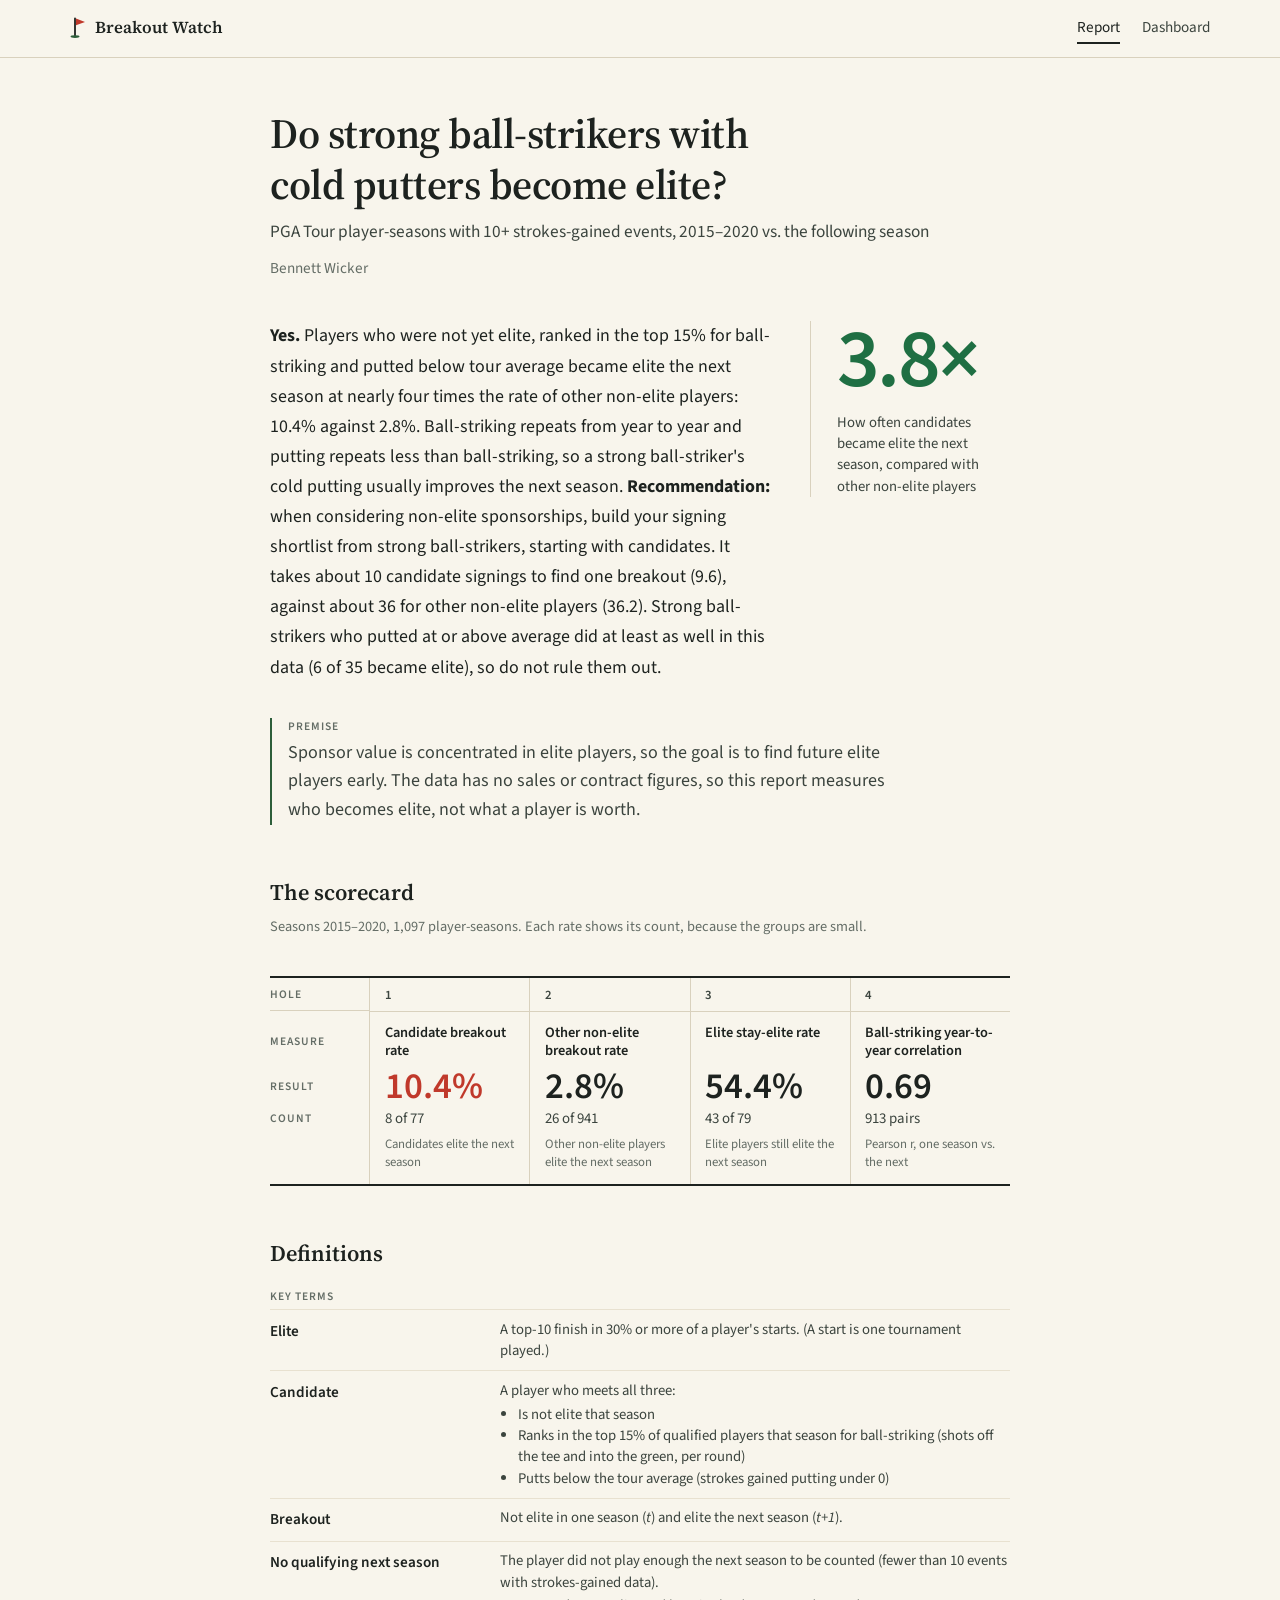
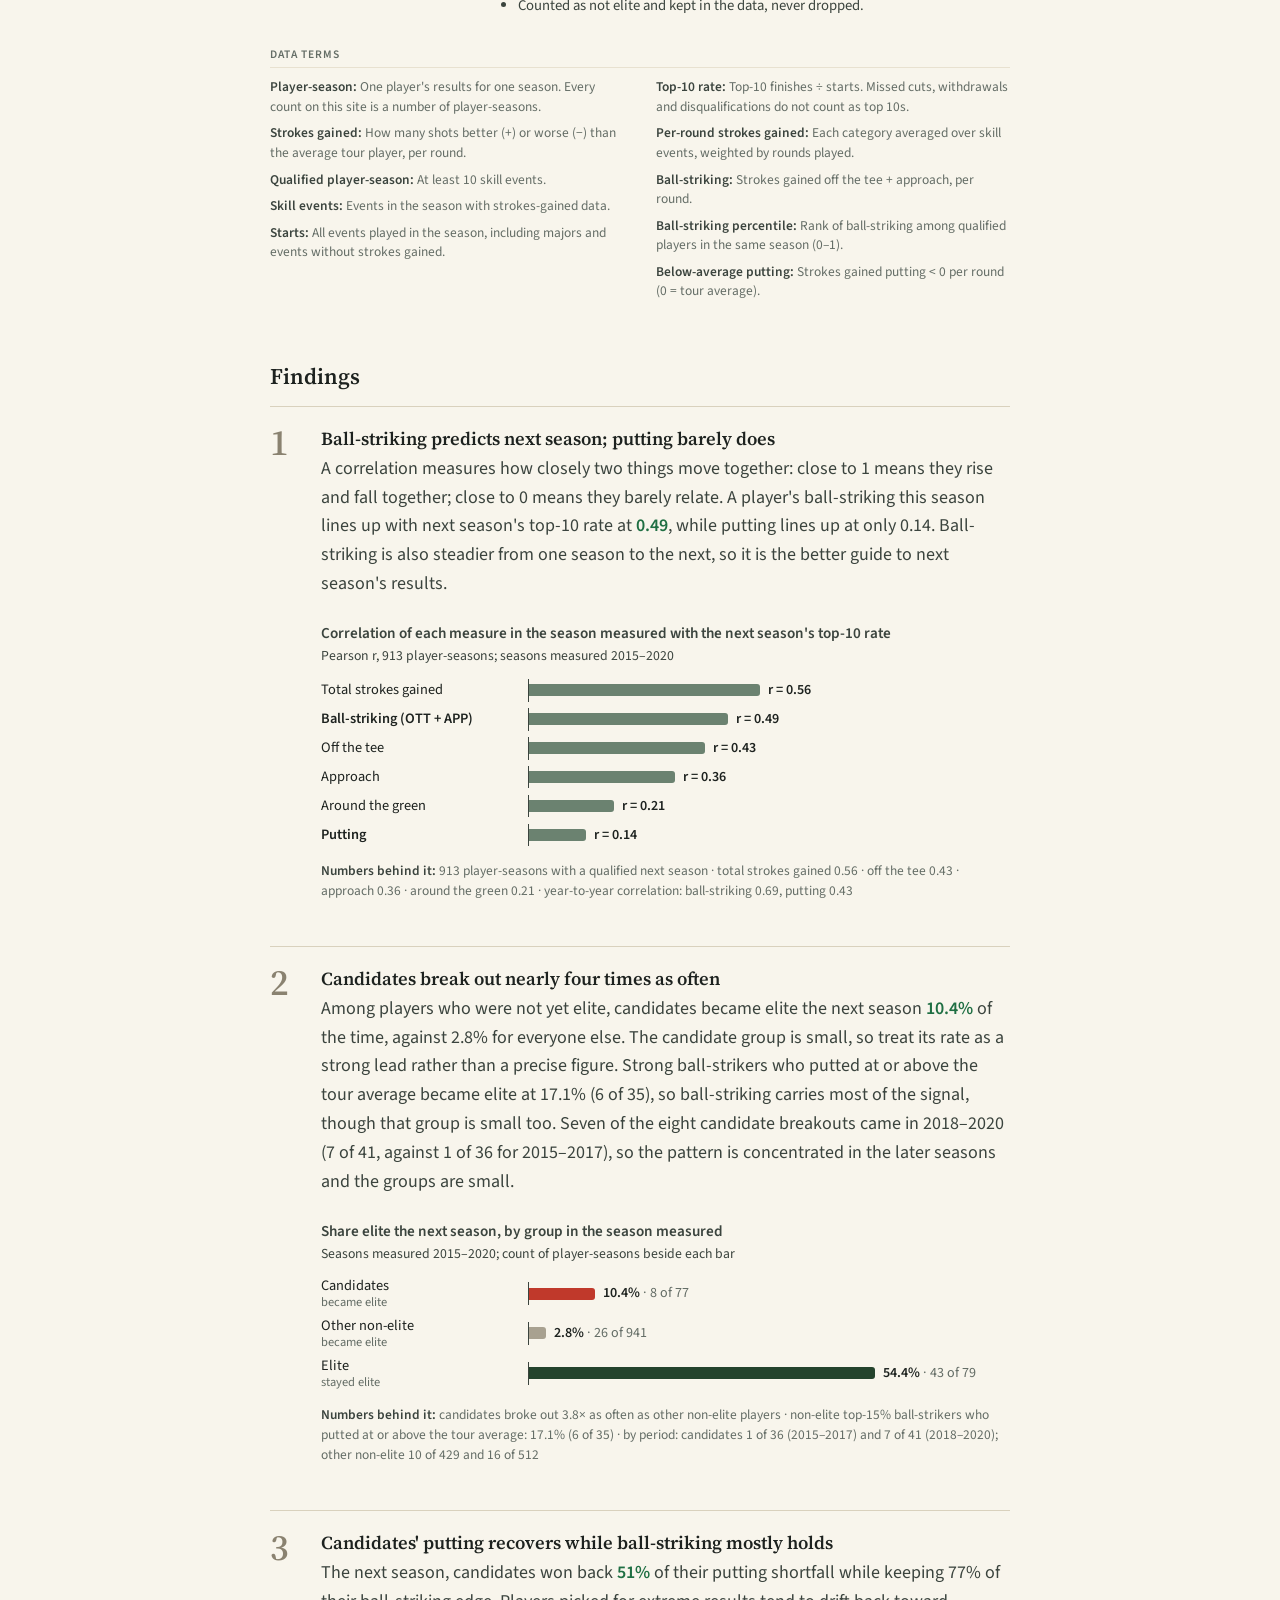
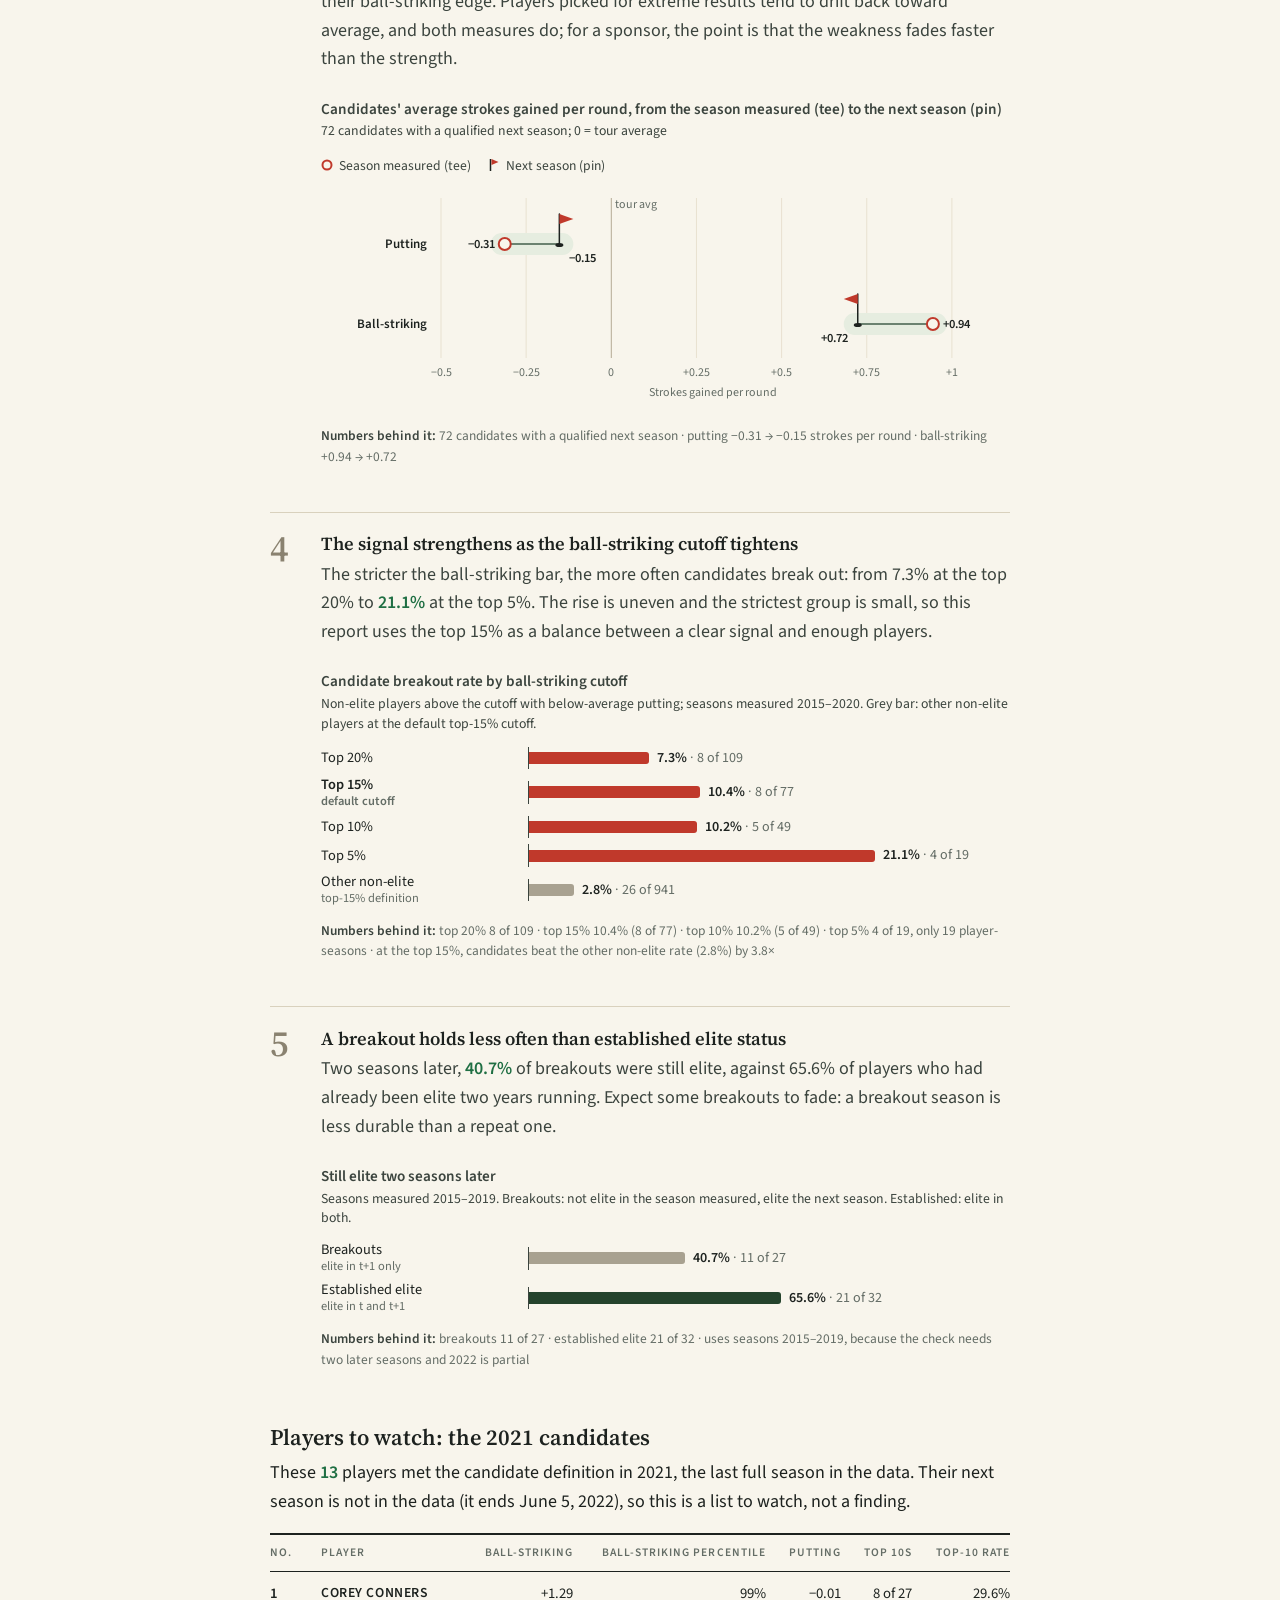
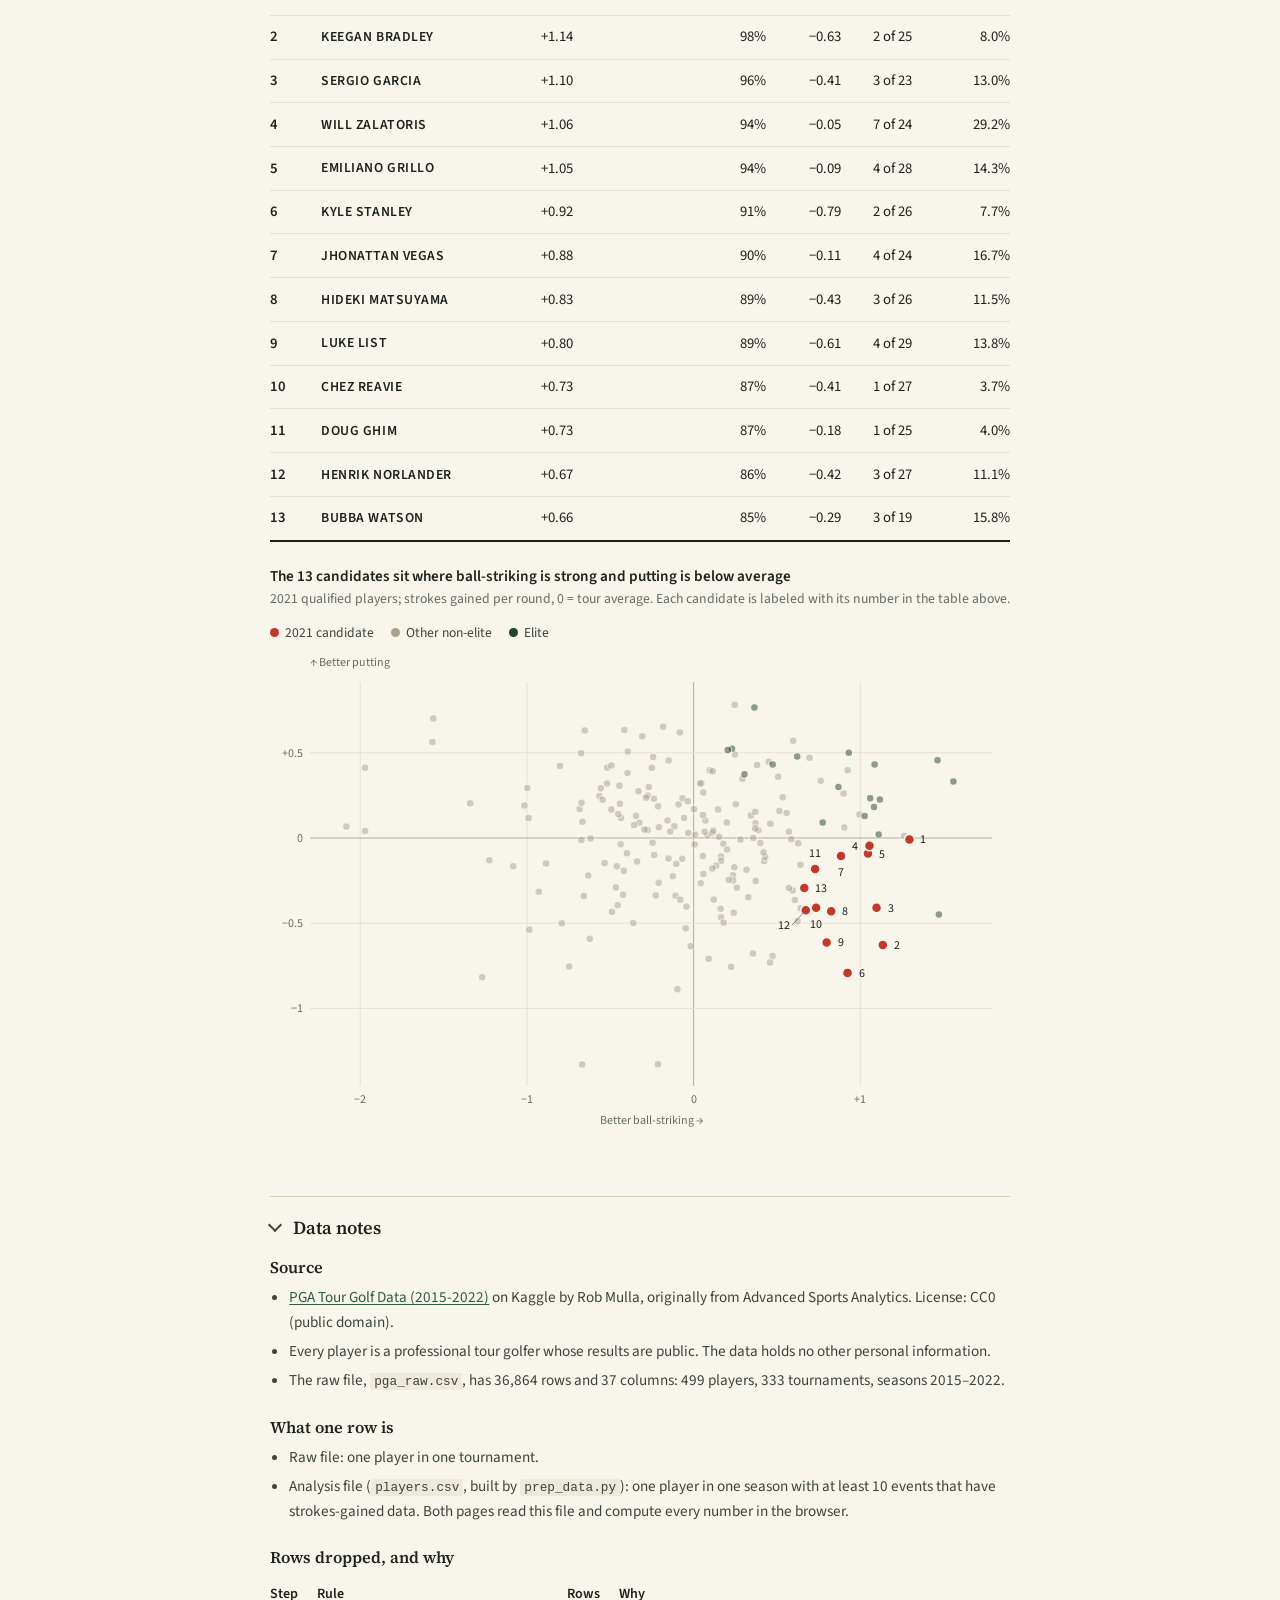
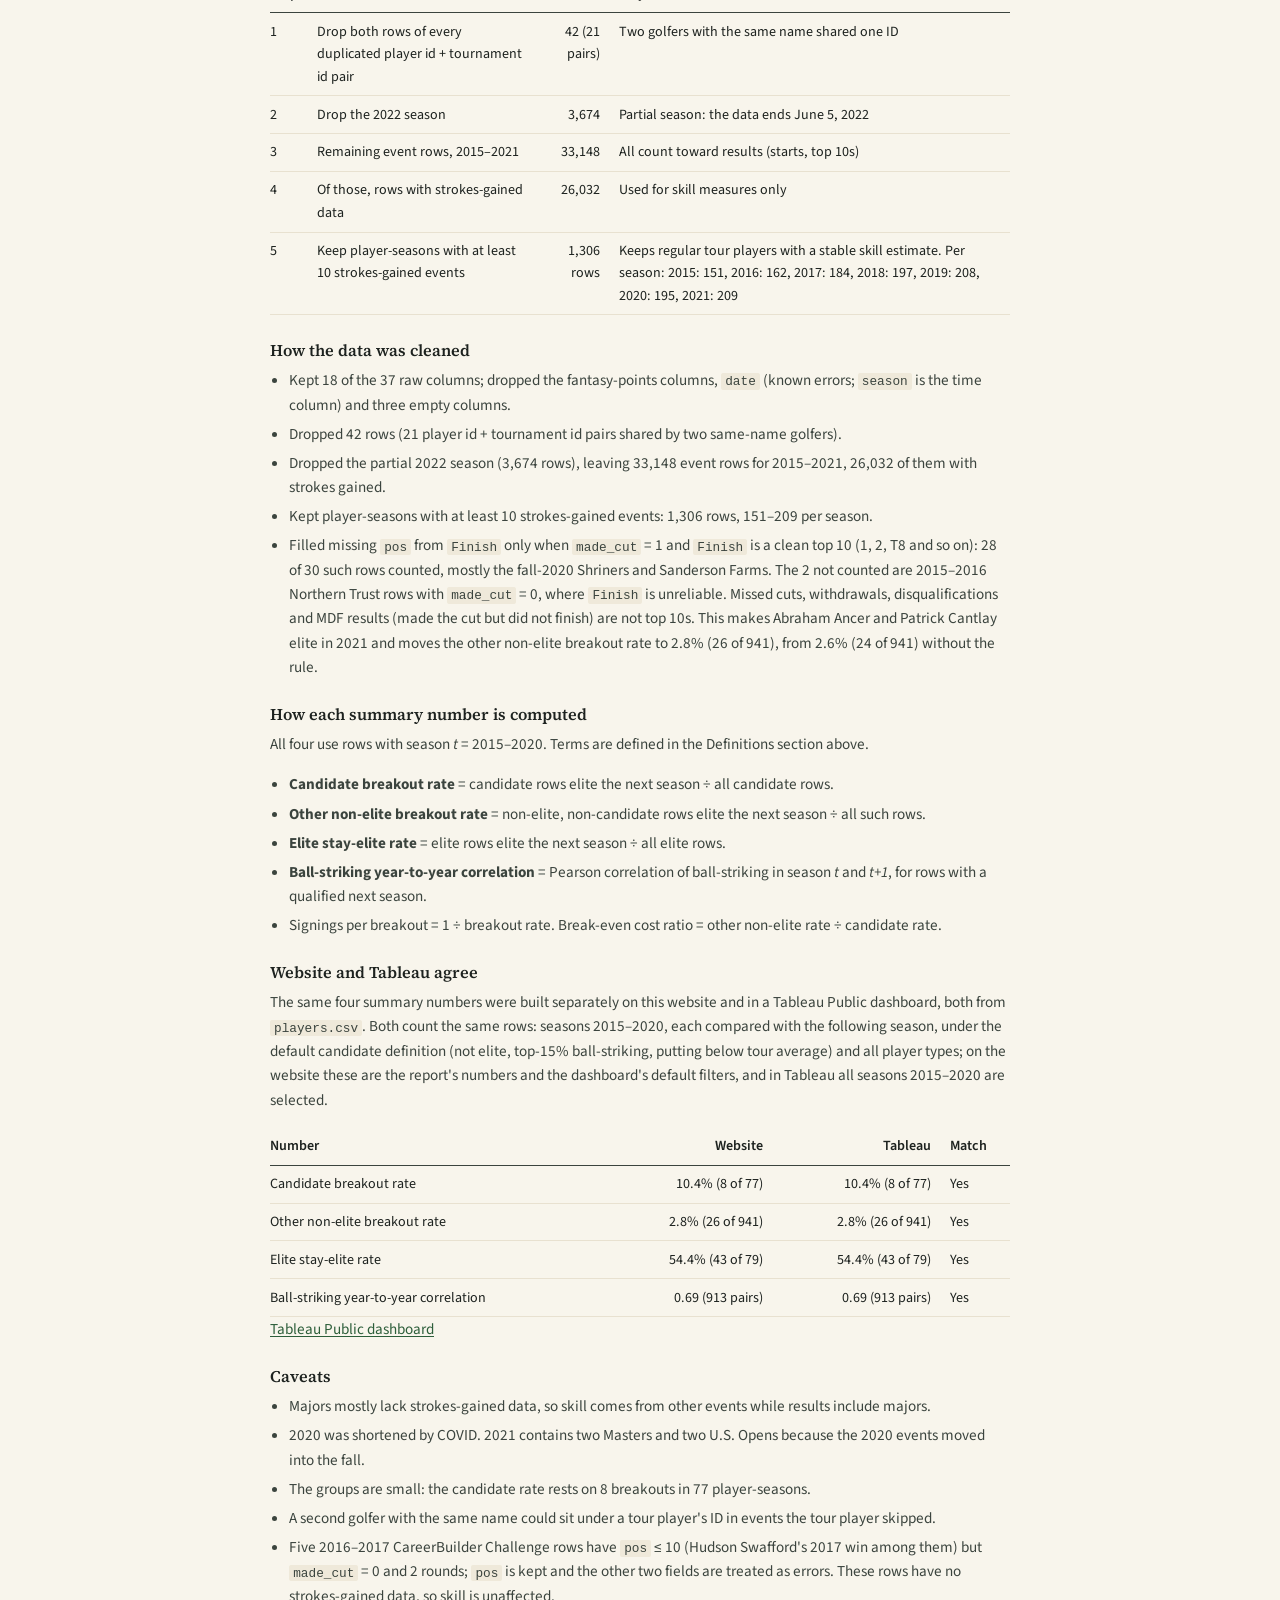
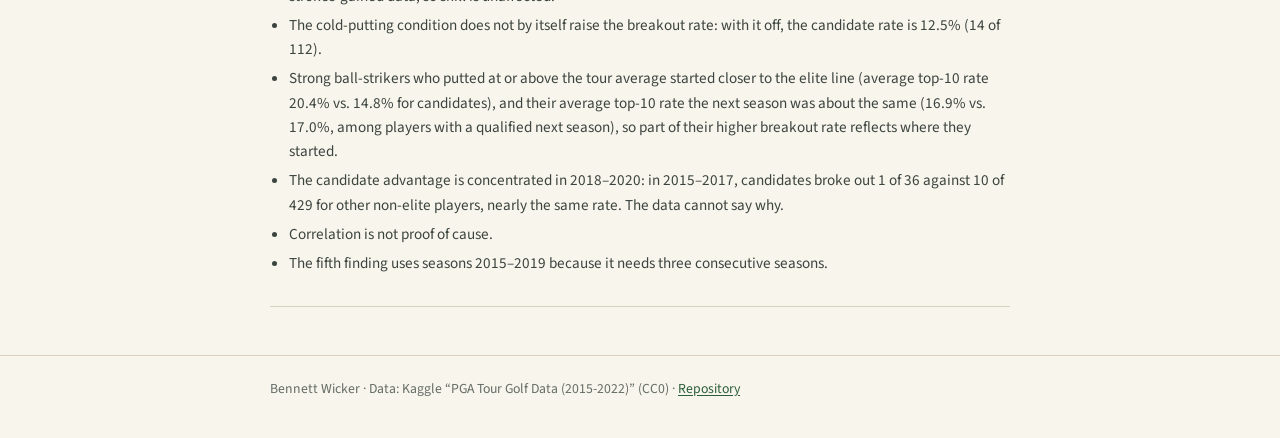
<file: index.html>
<!doctype html>
<html lang="en">
<head>
  <meta charset="utf-8">
  <meta name="viewport" content="width=device-width, initial-scale=1">
  <title>Breakout Watch: Report</title>
  <meta name="description" content="Do PGA Tour players with top-15% ball-striking and below-average putting become elite the next season more often than other players? Player-seasons 2015–2020.">
  <link rel="icon" href="data:image/svg+xml,%3Csvg xmlns='http://www.w3.org/2000/svg' viewBox='0 0 32 32'%3E%3Cpath d='M11 4v23' stroke='%231d221f' stroke-width='2.4' stroke-linecap='round'/%3E%3Cpath d='M12 4l12 4.5L12 13z' fill='%23c0392b'/%3E%3Cellipse cx='11' cy='28' rx='7' ry='2' fill='%232d5e3a'/%3E%3C/svg%3E">
  <link rel="preconnect" href="https://fonts.googleapis.com">
  <link rel="preconnect" href="https://fonts.gstatic.com" crossorigin>
  <link href="https://fonts.googleapis.com/css2?family=Source+Sans+3:ital,wght@0,400;0,600;1,400&family=Source+Serif+4:opsz,wght@8..60,600&display=swap" rel="stylesheet">
  <link rel="stylesheet" href="styles.css">
</head>
<body>
  <nav class="nav" aria-label="Site">
    <div class="nav-inner">
      <a class="brand" href="index.html">
        <svg width="18" height="22" viewBox="0 0 18 22" aria-hidden="true"><path d="M5 1.5v17" stroke="#1d221f" stroke-width="1.8" stroke-linecap="round"/><path d="M6 1.5l9 3.4L6 8.3z" fill="#c0392b"/><ellipse cx="5" cy="19.6" rx="4.5" ry="1.4" fill="#2d5e3a"/></svg>
        Breakout Watch
      </a>
      <div class="nav-links">
        <a href="index.html" aria-current="page">Report</a>
        <a href="dashboard.html">Dashboard</a>
      </div>
    </div>
  </nav>

  <main class="site-main wrap">
    <header class="page-head">
      <h1>Do strong ball-strikers with cold putters become elite?</h1>
      <p class="subtitle">PGA Tour player-seasons with 10+ strokes-gained events, 2015–2020 vs. the following season</p>
      <p class="byline">Bennett Wicker</p>
    </header>

    <div id="load-error" hidden class="error-box"></div>

    <div class="opening">
      <div class="opening-text">
      <p class="lede">
        <strong>Yes.</strong> Players who were not yet elite, ranked in the top 15% for ball-striking and putted below tour average
        became elite the next season at nearly four times the rate of other non-elite players:
        <span data-k="cand.rate">…</span> against <span data-k="other.rate">…</span>.
        Ball-striking repeats from year to year and putting repeats less than ball-striking, so a strong ball-striker's cold putting usually improves the next season.
        <span class="recommend"><strong>Recommendation:</strong> when considering non-elite sponsorships, build your signing shortlist from strong ball-strikers, starting with candidates.
        It takes about <span data-k="cand.signRound">…</span> candidate signings to find one breakout (<span data-k="cand.sign">…</span>),
        against about <span data-k="other.signRound">…</span> for other non-elite players (<span data-k="other.sign">…</span>).
        Strong ball-strikers who putted at or above average did at least as well in this data (<span data-k="f2.warm.of">…</span> became elite), so do not rule them out.</span>
      </p>
      </div>
      <p class="focal" id="focal">
        <span class="focal-num"><span data-k="ratio">…</span>×</span>
        <span class="focal-cap">How often candidates became elite the next season, compared with other non-elite players</span>
      </p>
    </div>

    <aside class="premise" aria-label="Premise">
      <span class="premise-label">Premise</span>
      <p>Sponsor value is concentrated in elite players, so the goal is to find future elite players early.
        The data has no sales or contract figures, so this report measures who becomes elite, not what a player is worth.</p>
    </aside>

    <section class="block" aria-labelledby="cards-h">
      <h2 id="cards-h">The scorecard</h2>
      <p class="sc-caption">Seasons 2015–2020, <span data-k="rows">…</span> player-seasons. Each rate shows its count, because the groups are small.</p>
      <div class="sc" id="cards"></div>
    </section>

    <section class="block" aria-labelledby="defs-h">
      <h2 id="defs-h">Definitions</h2>
      <h3 class="defs-sub">Key terms</h3>
      <dl class="key-list">
        <div><dt>Elite</dt><dd>A top-10 finish in 30% or more of a player's starts. (A start is one tournament played.)</dd></div>
        <div><dt>Candidate</dt><dd>A player who meets all three:
          <ul>
            <li>Is not elite that season</li>
            <li>Ranks in the top 15% of qualified players that season for ball-striking (shots off the tee and into the green, per round)</li>
            <li>Putts below the tour average (strokes gained putting under 0)</li>
          </ul></dd></div>
        <div><dt>Breakout</dt><dd>Not elite in one season (<i>t</i>) and elite the next season (<i>t+1</i>).</dd></div>
        <div><dt>No qualifying next season</dt><dd>The player did not play enough the next season to be counted (fewer than 10 events with strokes-gained data).
          <ul><li>Counted as not elite and kept in the data, never dropped.</li></ul></dd></div>
      </dl>
      <h3 class="defs-sub">Data terms</h3>
      <dl class="key-list minor">
        <div><dt>Player-season</dt><dd>One player's results for one season. Every count on this site is a number of player-seasons.</dd></div>
        <div><dt>Strokes gained</dt><dd>How many shots better (+) or worse (−) than the average tour player, per round.</dd></div>
        <div><dt>Qualified player-season</dt><dd>At least 10 skill events.</dd></div>
        <div><dt>Skill events</dt><dd>Events in the season with strokes-gained data.</dd></div>
        <div><dt>Starts</dt><dd>All events played in the season, including majors and events without strokes gained.</dd></div>
        <div><dt>Top-10 rate</dt><dd>Top-10 finishes ÷ starts. Missed cuts, withdrawals and disqualifications do not count as top 10s.</dd></div>
        <div><dt>Per-round strokes gained</dt><dd>Each category averaged over skill events, weighted by rounds played.</dd></div>
        <div><dt>Ball-striking</dt><dd>Strokes gained off the tee + approach, per round.</dd></div>
        <div><dt>Ball-striking percentile</dt><dd>Rank of ball-striking among qualified players in the same season (0–1).</dd></div>
        <div><dt>Below-average putting</dt><dd>Strokes gained putting &lt; 0 per round (0 = tour average).</dd></div>
      </dl>
    </section>

    <section class="block" aria-labelledby="findings-h">
      <h2 id="findings-h">Findings</h2>

      <section class="finding" aria-labelledby="f1-h">
        <span class="finding-num" aria-hidden="true">1</span>
        <div>
          <h3 id="f1-h"><span class="sr-only">Finding 1: </span>Ball-striking predicts next season; putting barely does</h3>
          <p>
            A correlation measures how closely two things move together: close to 1 means they rise and fall together; close to 0 means they barely relate.
            A player's ball-striking this season lines up with next season's top-10 rate at <span class="key" data-k="f1.ball_striking">…</span>,
            while putting lines up at only <span data-k="f1.sg_putt">…</span>. Ball-striking is also steadier from one season to the next, so it is the better guide to next season's results.
          </p>
          <figure>
            <p class="chart-title">Correlation of each measure in the season measured with the next season's top-10 rate</p>
            <p class="chart-sub">Pearson r, <span data-k="f1.n">…</span> player-seasons; seasons measured 2015–2020</p>
            <div class="chart" id="f1-chart"></div>
          </figure>
          <p class="behind"><b>Numbers behind it:</b> <span data-k="f1.n">…</span> player-seasons with a qualified next season ·
            total strokes gained <span data-k="f1.sg_total">…</span> · off the tee <span data-k="f1.sg_ott">…</span> ·
            approach <span data-k="f1.sg_app">…</span> · around the green <span data-k="f1.sg_arg">…</span> ·
            year-to-year correlation: ball-striking <span data-k="bs.r">…</span>, putting <span data-k="putt.r">…</span></p>
        </div>
      </section>

      <section class="finding" id="finding-2" aria-labelledby="f2-h">
        <span class="finding-num" aria-hidden="true">2</span>
        <div>
          <h3 id="f2-h"><span class="sr-only">Finding 2: </span>Candidates break out nearly four times as often</h3>
          <p>
            Among players who were not yet elite, candidates became elite the next season <span class="key" data-k="cand.rate">…</span> of the time,
            against <span data-k="other.rate">…</span> for everyone else. The candidate group is small, so treat its rate as a strong lead rather than a precise figure.
            Strong ball-strikers who putted at or above the tour average became elite at <span data-k="f2.warm.rate">…</span> (<span data-k="f2.warm.of">…</span>),
            so ball-striking carries most of the signal, though that group is small too.
            <span data-k="per.late.cand.hitsWord">…</span> of the <span data-k="cand.hitsWord">…</span> candidate breakouts came in 2018–2020
            (<span data-k="per.late.cand.of">…</span>, against <span data-k="per.early.cand.of">…</span> for 2015–2017), so the pattern is concentrated in the later seasons and the groups are small.
          </p>
          <figure>
            <p class="chart-title">Share elite the next season, by group in the season measured</p>
            <p class="chart-sub">Seasons measured 2015–2020; count of player-seasons beside each bar</p>
            <div class="chart" id="f2-chart"></div>
          </figure>
          <p class="behind"><b>Numbers behind it:</b> candidates broke out <span data-k="ratio">…</span>× as often as other non-elite players ·
            non-elite top-15% ball-strikers who putted at or above the tour average: <span data-k="f2.warm.rate">…</span> (<span data-k="f2.warm.of">…</span>) ·
            by period: candidates <span data-k="per.early.cand.of">…</span> (2015–2017) and <span data-k="per.late.cand.of">…</span> (2018–2020);
            other non-elite <span data-k="per.early.other.of">…</span> and <span data-k="per.late.other.of">…</span></p>
        </div>
      </section>

      <section class="finding" aria-labelledby="f3-h">
        <span class="finding-num" aria-hidden="true">3</span>
        <div>
          <h3 id="f3-h"><span class="sr-only">Finding 3: </span>Candidates' putting recovers while ball-striking mostly holds</h3>
          <p>
            The next season, candidates won back <span class="key" data-k="f3.puttRecovered">…</span> of their putting shortfall while keeping
            <span data-k="f3.bsKept">…</span> of their ball-striking edge. Players picked for extreme results tend to drift back toward average,
            and both measures do; for a sponsor, the point is that the weakness fades faster than the strength.
          </p>
          <figure>
            <p class="chart-title">Candidates' average strokes gained per round, from the season measured (tee) to the next season (pin)</p>
            <p class="chart-sub"><span data-k="f3.n">…</span> candidates with a qualified next season; 0 = tour average</p>
            <div class="legend" aria-hidden="true">
              <span><svg width="12" height="12"><circle cx="6" cy="6" r="4.5" fill="#f8f5ec" stroke="#c0392b" stroke-width="2"/></svg> Season measured (tee)</span>
              <span><svg width="12" height="14"><path d="M2.5 1v12" stroke="#1d221f" stroke-width="1.5"/><path d="M3.5 1l7 3L3.5 7z" fill="#c0392b"/></svg> Next season (pin)</span>
            </div>
            <div class="chart" id="f3-chart"></div>
          </figure>
          <p class="behind"><b>Numbers behind it:</b> <span data-k="f3.n">…</span> candidates with a qualified next season ·
            putting <span data-k="f3.puttFrom">…</span> → <span data-k="f3.puttTo">…</span> strokes per round ·
            ball-striking <span data-k="f3.bsFrom">…</span> → <span data-k="f3.bsTo">…</span></p>
        </div>
      </section>

      <section class="finding" aria-labelledby="f4-h">
        <span class="finding-num" aria-hidden="true">4</span>
        <div>
          <h3 id="f4-h"><span class="sr-only">Finding 4: </span>The signal strengthens as the ball-striking cutoff tightens</h3>
          <p>
            The stricter the ball-striking bar, the more often candidates break out: from <span data-k="f4.20.rate">…</span> at the top 20%
            to <span class="key" data-k="f4.5.rate">…</span> at the top 5%. The rise is uneven and the strictest group is small,
            so this report uses the top 15% as a balance between a clear signal and enough players.
          </p>
          <figure>
            <p class="chart-title">Candidate breakout rate by ball-striking cutoff</p>
            <p class="chart-sub">Non-elite players above the cutoff with below-average putting; seasons measured 2015–2020. Grey bar: other non-elite players at the default top-15% cutoff.</p>
            <div class="chart" id="f4-chart"></div>
          </figure>
          <p class="behind"><b>Numbers behind it:</b> top 20% <span data-k="f4.20.of">…</span> · top 15% <span data-k="f4.15.rate">…</span>
            (<span data-k="f4.15.of">…</span>) · top 10% <span data-k="f4.10.rate">…</span> (<span data-k="f4.10.of">…</span>) ·
            top 5% <span data-k="f4.5.of">…</span>, only <span data-k="f4.5.n">…</span> player-seasons ·
            at the top 15%, candidates beat the other non-elite rate (<span data-k="other.rate">…</span>) by <span data-k="ratio">…</span>×</p>
        </div>
      </section>

      <section class="finding" aria-labelledby="f5-h">
        <span class="finding-num" aria-hidden="true">5</span>
        <div>
          <h3 id="f5-h"><span class="sr-only">Finding 5: </span>A breakout holds less often than established elite status</h3>
          <p>
            Two seasons later, <span class="key" data-k="f5.b.rate">…</span> of breakouts were still elite, against
            <span data-k="f5.r.rate">…</span> of players who had already been elite two years running. Expect some breakouts to fade:
            a breakout season is less durable than a repeat one.
          </p>
          <figure>
            <p class="chart-title">Still elite two seasons later</p>
            <p class="chart-sub">Seasons measured 2015–2019. Breakouts: not elite in the season measured, elite the next season. Established: elite in both.</p>
            <div class="chart" id="f5-chart"></div>
          </figure>
          <p class="behind"><b>Numbers behind it:</b> breakouts <span data-k="f5.b.hits">…</span> of <span data-k="f5.b.n">…</span> ·
            established elite <span data-k="f5.r.hits">…</span> of <span data-k="f5.r.n">…</span> ·
            uses seasons 2015–2019, because the check needs two later seasons and 2022 is partial</p>
        </div>
      </section>
    </section>

    <section class="block" aria-labelledby="watch-h">
      <h2 id="watch-h">Players to watch: the 2021 candidates</h2>
      <p>
        These <span class="key" data-k="watch.n">…</span> players met the candidate definition in 2021, the last full season in the data. Their next season
        is not in the data (it ends June 5, 2022), so this is a list to watch, not a finding.
      </p>
      <div class="table-wrap">
        <table class="leaderboard" id="watch-table" aria-label="2021 candidates to watch"></table>
      </div>
      <figure>
        <p class="chart-title">The <span data-k="watch.n">…</span> candidates sit where ball-striking is strong and putting is below average</p>
        <p class="chart-sub">2021 qualified players; strokes gained per round, 0 = tour average. Each candidate is labeled with its number in the table above.</p>
        <div class="legend" aria-hidden="true">
          <span><i class="swatch candidate"></i> 2021 candidate</span>
          <span><i class="swatch other"></i> Other non-elite</span>
          <span><i class="swatch elite"></i> Elite</span>
        </div>
        <div class="chart" id="watch-chart"></div>
      </figure>
    </section>

    <section class="block" aria-label="Data notes">
      <details class="fold notes" id="data-notes" open>
        <summary>Data notes</summary>
        <div class="fold-body">
          <h3>Source</h3>
          <ul>
            <li><a href="https://www.kaggle.com/datasets/robikscube/pga-tour-golf-data-20152022">PGA Tour Golf Data (2015-2022)</a> on Kaggle by Rob Mulla,
              originally from Advanced Sports Analytics. License: CC0 (public domain).</li>
            <li>Every player is a professional tour golfer whose results are public. The data holds no other personal information.</li>
            <li>The raw file, <code>pga_raw.csv</code>, has 36,864 rows and 37 columns: 499 players, 333 tournaments, seasons 2015–2022.</li>
          </ul>

          <h3>What one row is</h3>
          <ul>
            <li>Raw file: one player in one tournament.</li>
            <li>Analysis file (<code>players.csv</code>, built by <code>prep_data.py</code>): one player in one season with at least 10 events that have strokes-gained data.
              Both pages read this file and compute every number in the browser.</li>
          </ul>

          <h3>Rows dropped, and why</h3>
          <div class="table-wrap">
            <table>
              <thead><tr><th>Step</th><th>Rule</th><th class="n">Rows</th><th>Why</th></tr></thead>
              <tbody>
                <tr><td>1</td><td>Drop both rows of every duplicated player id + tournament id pair</td><td class="n">42 (21 pairs)</td><td>Two golfers with the same name shared one ID</td></tr>
                <tr><td>2</td><td>Drop the 2022 season</td><td class="n">3,674</td><td>Partial season: the data ends June 5, 2022</td></tr>
                <tr><td>3</td><td>Remaining event rows, 2015–2021</td><td class="n">33,148</td><td>All count toward results (starts, top 10s)</td></tr>
                <tr><td>4</td><td>Of those, rows with strokes-gained data</td><td class="n">26,032</td><td>Used for skill measures only</td></tr>
                <tr><td>5</td><td>Keep player-seasons with at least 10 strokes-gained events</td><td class="n"><span data-k="qual.total">…</span> rows</td><td>Keeps regular tour players with a stable skill estimate. Per season: <span data-k="qual.seasons">…</span></td></tr>
              </tbody>
            </table>
          </div>

          <h3>How the data was cleaned</h3>
          <ul>
            <li>Kept 18 of the 37 raw columns; dropped the fantasy-points columns, <code>date</code> (known errors; <code>season</code> is the time column) and three empty columns.</li>
            <li>Dropped 42 rows (21 player id + tournament id pairs shared by two same-name golfers).</li>
            <li>Dropped the partial 2022 season (3,674 rows), leaving 33,148 event rows for 2015–2021, 26,032 of them with strokes gained.</li>
            <li>Kept player-seasons with at least 10 strokes-gained events: <span data-k="qual.total">…</span> rows, <span data-k="qual.range">…</span> per season.</li>
            <li>Filled missing <code>pos</code> from <code>Finish</code> only when <code>made_cut</code> = 1 and <code>Finish</code> is a clean top 10 (1, 2, T8 and so on):
              28 of 30 such rows counted, mostly the fall-2020 Shriners and Sanderson Farms. The 2 not counted are 2015–2016 Northern Trust rows with
              <code>made_cut</code> = 0, where <code>Finish</code> is unreliable. Missed cuts, withdrawals, disqualifications and MDF results (made the cut but did not finish) are not top 10s. This makes Abraham Ancer and Patrick Cantlay elite in 2021 and moves the other
              non-elite breakout rate to 2.8% (26 of 941), from 2.6% (24 of 941) without the rule.</li>
          </ul>

          <h3>How each summary number is computed</h3>
          <p>All four use rows with season <i>t</i> = 2015–2020. Terms are defined in the Definitions section above.</p>
          <ul>
            <li><b>Candidate breakout rate</b> = candidate rows elite the next season ÷ all candidate rows.</li>
            <li><b>Other non-elite breakout rate</b> = non-elite, non-candidate rows elite the next season ÷ all such rows.</li>
            <li><b>Elite stay-elite rate</b> = elite rows elite the next season ÷ all elite rows.</li>
            <li><b>Ball-striking year-to-year correlation</b> = Pearson correlation of ball-striking in season <i>t</i> and <i>t+1</i>, for rows with a qualified next season.</li>
            <li>Signings per breakout = 1 ÷ breakout rate. Break-even cost ratio = other non-elite rate ÷ candidate rate.</li>
          </ul>

          <h3>Website and Tableau agree</h3>
          <p>The same four summary numbers were built separately on this website and in a Tableau Public dashboard, both from <code>players.csv</code>.
            Both count the same rows: seasons 2015–2020, each compared with the following season, under the default candidate definition (not elite,
            top-15% ball-striking, putting below tour average) and all player types; on the website these are the report's numbers and the dashboard's
            default filters, and in Tableau all seasons 2015–2020 are selected.</p>
          <div class="table-wrap">
            <table id="agree-table">
              <thead><tr><th>Number</th><th class="n">Website</th><th class="n">Tableau</th><th>Match</th></tr></thead>
              <tbody>
                <tr><td>Candidate breakout rate</td><td class="n" data-k="agree.cand">…</td><td class="n">10.4% (8 of 77)</td><td>…</td></tr>
                <tr><td>Other non-elite breakout rate</td><td class="n" data-k="agree.other">…</td><td class="n">2.8% (26 of 941)</td><td>…</td></tr>
                <tr><td>Elite stay-elite rate</td><td class="n" data-k="agree.elite">…</td><td class="n">54.4% (43 of 79)</td><td>…</td></tr>
                <tr><td>Ball-striking year-to-year correlation</td><td class="n" data-k="agree.bs">…</td><td class="n">0.69 (913 pairs)</td><td>…</td></tr>
              </tbody>
            </table>
          </div>
          <p><a href="https://public.tableau.com/app/profile/bennett.wicker/viz/PGABreakoutDashboard/BreakoutDashboard" target="_blank" rel="noopener">Tableau Public dashboard</a></p>

          <h3>Caveats</h3>
          <ul>
            <li>Majors mostly lack strokes-gained data, so skill comes from other events while results include majors.</li>
            <li>2020 was shortened by COVID. 2021 contains two Masters and two U.S. Opens because the 2020 events moved into the fall.</li>
            <li>The groups are small: the candidate rate rests on <span data-k="cand.hits">…</span> breakouts in <span data-k="cand.n">…</span> player-seasons.</li>
            <li>A second golfer with the same name could sit under a tour player's ID in events the tour player skipped.</li>
            <li>Five 2016–2017 CareerBuilder Challenge rows have <code>pos</code> ≤ 10 (Hudson Swafford's 2017 win among them) but <code>made_cut</code> = 0 and
              2 rounds; <code>pos</code> is kept and the other two fields are treated as errors. These rows have no strokes-gained data, so skill is unaffected.</li>
            <li>The cold-putting condition does not by itself raise the breakout rate: with it off, the candidate rate is <span data-k="off.cand.rate">…</span> (<span data-k="off.cand.of">…</span>).</li>
            <li>Strong ball-strikers who putted at or above the tour average started closer to the elite line (average top-10 rate <span data-k="split.warm.top10">…</span> vs.
              <span data-k="split.cold.top10">…</span> for candidates), and their average top-10 rate the next season was about the same
              (<span data-k="split.warm.next">…</span> vs. <span data-k="split.cold.next">…</span>, among players with a qualified next season),
              so part of their higher breakout rate reflects where they started.</li>
            <li>The candidate advantage is concentrated in 2018–2020: in 2015–2017, candidates broke out <span data-k="per.early.cand.of">…</span>
              against <span data-k="per.early.other.of">…</span> for other non-elite players, nearly the same rate. The data cannot say why.</li>
            <li>Correlation is not proof of cause.</li>
            <li>The fifth finding uses seasons 2015–2019 because it needs three consecutive seasons.</li>
          </ul>
        </div>
      </details>
    </section>
  </main>

  <footer class="site-foot">
    <div class="wrap">
      Bennett Wicker · Data: Kaggle “PGA Tour Golf Data (2015-2022)” (CC0) ·
      <a href="https://github.com/bennettwick/pga-sponsor-dashboard">Repository</a>
    </div>
  </footer>

  <script src="analysis.js"></script>
  <script src="charts.js"></script>
  <script src="report.js"></script>
</body>
</html>
</file>
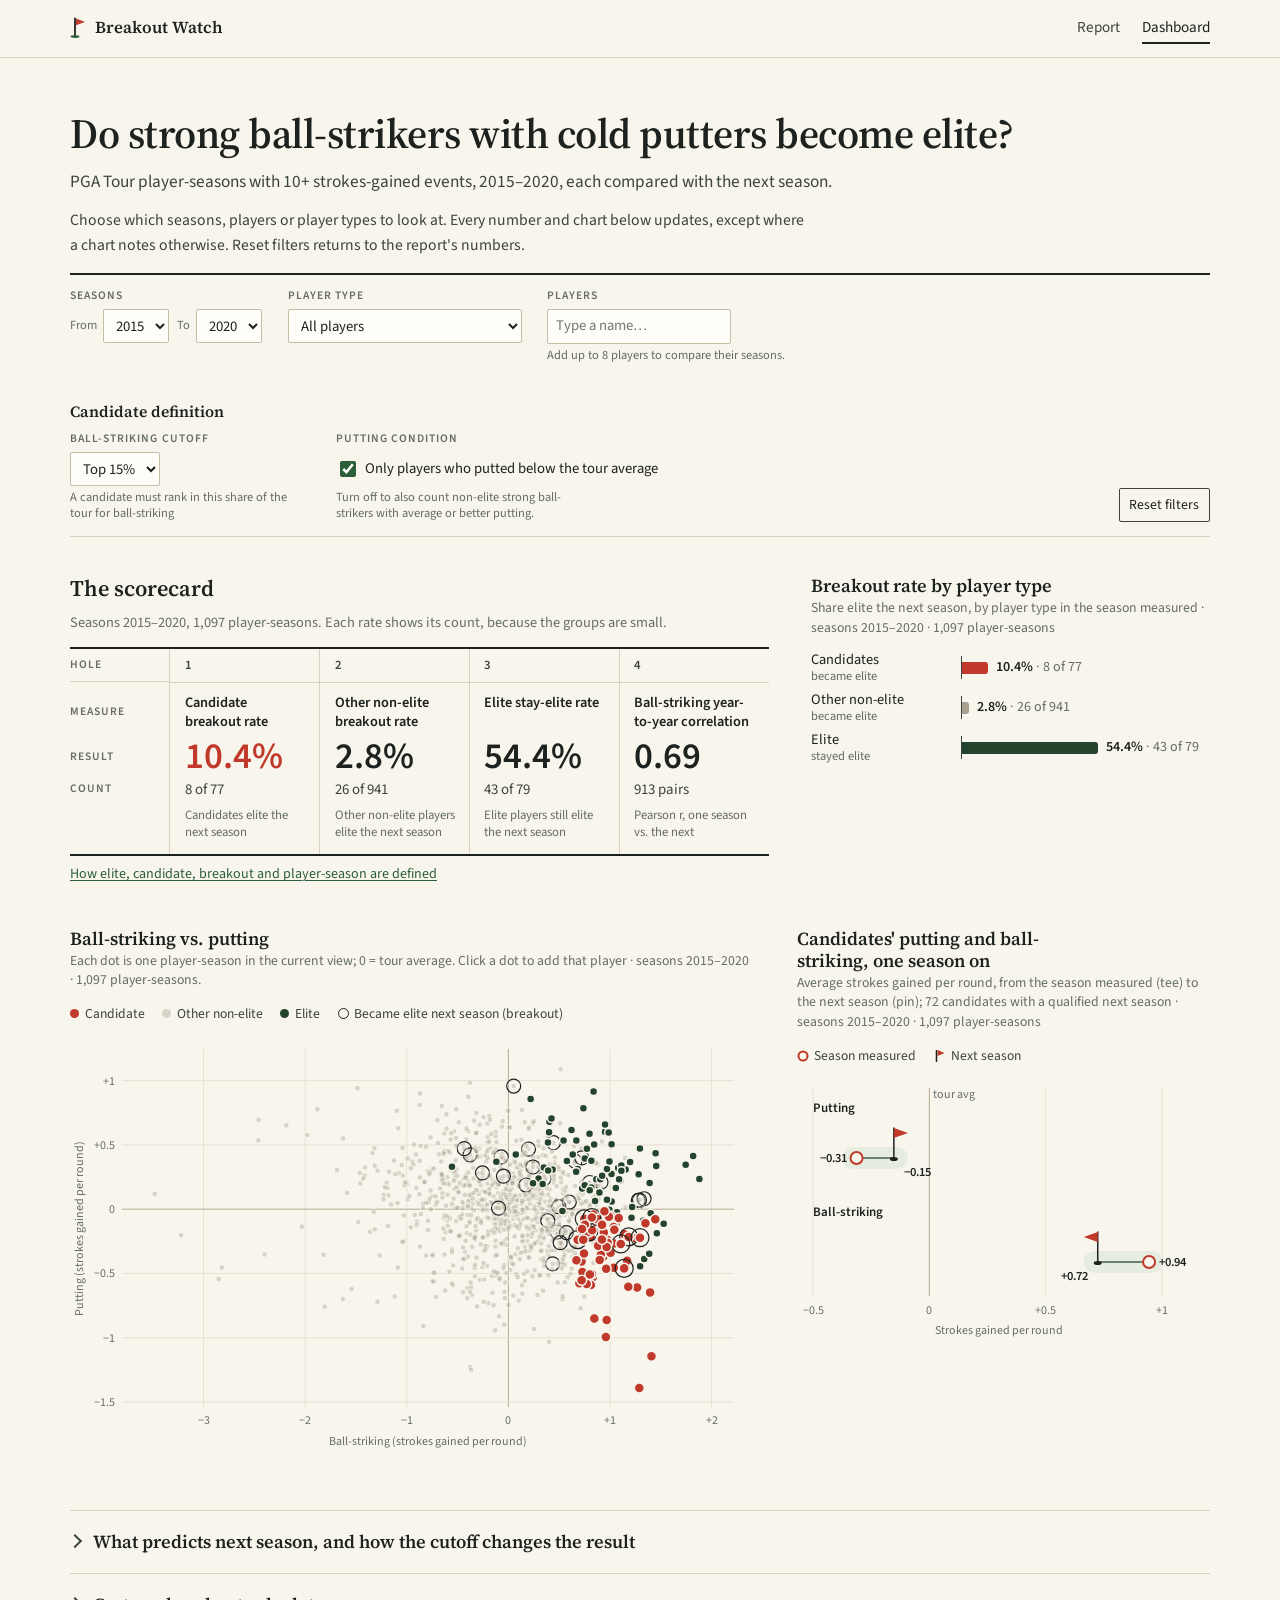
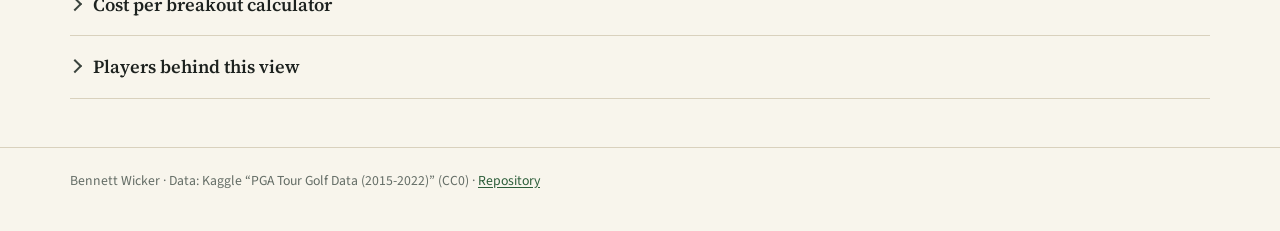
<file: dashboard.html>
<!doctype html>
<html lang="en">
<head>
  <meta charset="utf-8">
  <meta name="viewport" content="width=device-width, initial-scale=1">
  <title>Breakout Watch: Dashboard</title>
  <meta name="description" content="Filter PGA Tour player-seasons by season, player, group, ball-striking cutoff and putting condition; the numbers and charts update to match.">
  <link rel="icon" href="data:image/svg+xml,%3Csvg xmlns='http://www.w3.org/2000/svg' viewBox='0 0 32 32'%3E%3Cpath d='M11 4v23' stroke='%231d221f' stroke-width='2.4' stroke-linecap='round'/%3E%3Cpath d='M12 4l12 4.5L12 13z' fill='%23c0392b'/%3E%3Cellipse cx='11' cy='28' rx='7' ry='2' fill='%232d5e3a'/%3E%3C/svg%3E">
  <link rel="preconnect" href="https://fonts.googleapis.com">
  <link rel="preconnect" href="https://fonts.gstatic.com" crossorigin>
  <link href="https://fonts.googleapis.com/css2?family=Source+Sans+3:ital,wght@0,400;0,600;1,400&family=Source+Serif+4:opsz,wght@8..60,600&display=swap" rel="stylesheet">
  <link rel="stylesheet" href="styles.css">
</head>
<body>
  <nav class="nav" aria-label="Site">
    <div class="nav-inner">
      <a class="brand" href="index.html">
        <svg width="18" height="22" viewBox="0 0 18 22" aria-hidden="true"><path d="M5 1.5v17" stroke="#1d221f" stroke-width="1.8" stroke-linecap="round"/><path d="M6 1.5l9 3.4L6 8.3z" fill="#c0392b"/><ellipse cx="5" cy="19.6" rx="4.5" ry="1.4" fill="#2d5e3a"/></svg>
        Breakout Watch
      </a>
      <div class="nav-links">
        <a href="index.html">Report</a>
        <a href="dashboard.html" aria-current="page">Dashboard</a>
      </div>
    </div>
  </nav>

  <main class="site-main wrap-wide">
    <header class="page-head">
      <h1>Do strong ball-strikers with cold putters become elite?</h1>
      <p class="subtitle subtitle-wide">PGA Tour player-seasons with 10+ strokes-gained events, 2015–2020, each compared with the next season.</p>
    </header>

    <div id="load-error" hidden class="error-box"></div>

    <p class="intro">Choose which seasons, players or player types to look at. Every number and chart below updates, except where a chart notes otherwise. Reset filters returns to the report's numbers.</p>
    <form class="filters" id="filters" onsubmit="return false" aria-label="Filters">
      <div class="filter-row">
        <fieldset class="field">
          <legend class="field-label">Seasons</legend>
          <div class="field-row">
            <label class="field-sub" for="from">From</label>
            <select id="from"></select>
            <label class="field-sub" for="to">To</label>
            <select id="to"></select>
          </div>
        </fieldset>
        <div class="field">
          <label for="group">Player type</label>
          <div class="field-row">
            <select id="group" aria-describedby="group-note">
              <option value="all">All players</option>
              <option value="candidate">Candidates</option>
              <option value="other">Other non-elite (not candidates)</option>
              <option value="elite">Elite</option>
            </select>
            <span class="field-note" id="group-note" hidden>Clear the players to use this filter</span>
          </div>
        </div>
        <div class="field field-players">
          <label for="player">Players</label>
          <input type="search" id="player" list="player-list" placeholder="Type a name…" autocomplete="off" aria-describedby="player-help player-hint">
          <datalist id="player-list"></datalist>
          <span class="field-help" id="player-help">Add up to 8 players to compare their seasons.</span>
          <p class="hint" id="player-hint" aria-live="polite"></p>
          <div class="chips-row" id="chips-row" hidden>
            <ul class="chips" id="chips" aria-label="Selected players"></ul>
            <button type="button" class="linklike" id="clear-players">Clear players</button>
          </div>
        </div>
      </div>
      <div class="filter-row filter-row-2">
        <div class="filter-group" role="group" aria-labelledby="cand-def-h">
        <p class="row-heading" id="cand-def-h">Candidate definition</p>
        <div class="filter-row">
        <div class="field">
          <label for="cutoff">Ball-striking cutoff</label>
          <select id="cutoff" aria-describedby="cutoff-help strength-note">
            <option value="20">Top 20%</option>
            <option value="15">Top 15%</option>
            <option value="10">Top 10%</option>
            <option value="5">Top 5%</option>
          </select>
          <span class="field-help" id="cutoff-help">A candidate must rank in this share of the tour for ball-striking</span>
        </div>
        <div class="field">
          <span class="field-label">Putting condition</span>
          <label class="toggle"><input type="checkbox" id="putting" checked aria-describedby="putting-help strength-note"> Only players who putted below the tour average</label>
          <span class="field-help" id="putting-help">Turn off to also count non-elite strong ball-strikers with average or better putting.</span>
        </div>
        <span class="field-note strength-note" id="strength-note" hidden></span>
        </div>
        </div>
        <button type="button" class="btn-reset" id="reset">Reset filters</button>
      </div>
    </form>

    <section id="spotlight-wrap" hidden aria-labelledby="spot-name">
      <div class="spotlight" id="spotlight"></div>
    </section>

    <section class="dash-top" aria-labelledby="sc-h">
      <div>
        <h2 class="sc-heading" id="sc-h">The scorecard</h2>
        <p class="sc-caption" id="sc-caption"></p>
        <div class="sc" id="cards"></div>
        <p class="sc-putting" id="putting-link" hidden><a href="index.html#finding-2">Putting condition is off. Why this changes the rate</a></p>
        <p class="sc-link"><a href="index.html#defs-h">How elite, candidate, breakout and player-season are defined</a></p>
      </div>
      <div>
        <h2>Breakout rate by player type</h2>
        <p class="chart-sub">Share elite the next season, by player type in the season measured<span id="f2-scope"></span></p>
        <div class="chart" id="f2-chart"></div>
      </div>
    </section>

    <section class="dash-charts" aria-label="Charts">
      <div>
        <h2>Ball-striking vs. putting</h2>
        <p class="chart-sub" id="scatter-note">Each dot is one player-season in the current view; 0 = tour average. Click a dot to add that player.</p>
        <div class="legend legend-light-other" aria-hidden="true">
          <span><i class="swatch candidate"></i> Candidate</span>
          <span><i class="swatch other"></i> Other non-elite</span>
          <span><i class="swatch elite"></i> Elite</span>
          <span><i class="swatch ring"></i> Became elite next season (breakout)</span>
        </div>
        <div class="chart" id="scatter"></div>
      </div>
      <div>
        <h2>Candidates' putting and ball-striking, one season on</h2>
        <p class="chart-sub">Average strokes gained per round, from the season measured (tee) to the next season (pin); <span id="f3-n"></span><span id="f3-scope"></span></p>
        <div class="legend" aria-hidden="true">
          <span><svg width="12" height="12"><circle cx="6" cy="6" r="4.5" fill="#f8f5ec" stroke="#c0392b" stroke-width="2"/></svg> Season measured</span>
          <span><svg width="12" height="14"><path d="M2.5 1v12" stroke="#1d221f" stroke-width="1.5"/><path d="M3.5 1l7 3L3.5 7z" fill="#c0392b"/></svg> Next season</span>
        </div>
        <div class="chart" id="f3-chart"></div>
      </div>
    </section>

    <section class="dash-folds" aria-label="More detail">
      <details class="fold">
        <summary>What predicts next season, and how the cutoff changes the result</summary>
        <div class="fold-body more-charts">
          <div>
            <h2>What predicts next season's top-10 rate</h2>
            <p class="chart-sub">Correlation (Pearson r) of each measure in the season measured with the next season's top-10 rate; <span id="f1-n"></span><span id="f1-scope"></span></p>
            <div class="chart" id="f1-chart"></div>
          </div>
          <div>
            <h2>Breakout rate by ball-striking cutoff</h2>
            <p class="chart-note">Not affected by Player type or players.</p>
            <p class="chart-sub" id="f4-sub"></p>
            <div class="chart" id="f4-chart"></div>
          </div>
        </div>
      </details>
      <details class="fold">
        <summary>Cost per breakout calculator</summary>
        <div class="fold-body">
          <p class="chart-sub"><b>Your assumptions:</b> enter what one signing costs. Breakout rates come from the current view; the costs are yours, not data.</p>
          <div class="cost-grid">
            <div class="cost-inputs">
              <div class="field">
                <label for="cost-cand">Cost per candidate signing</label>
                <div class="money"><span>$</span><input type="number" id="cost-cand" min="0" step="10000" inputmode="numeric"></div>
              </div>
              <div class="field">
                <label for="cost-other">Cost per non-candidate signing</label>
                <div class="money"><span>$</span><input type="number" id="cost-other" min="0" step="10000" inputmode="numeric"></div>
              </div>
            </div>
            <div>
              <div class="table-wrap"><table id="cost-table" aria-label="Cost per breakout"></table></div>
              <p class="verdict" id="cost-verdict"></p>
            </div>
          </div>
        </div>
      </details>
      <details class="fold">
        <summary>Players behind this view</summary>
        <div class="fold-body">
          <p class="chart-sub" id="table-count"></p>
          <div class="table-wrap table-scroll">
            <table id="rows-table" aria-label="Player-seasons in the current view"></table>
          </div>
        </div>
      </details>
    </section>
  </main>

  <footer class="site-foot">
    <div class="wrap-wide">
      Bennett Wicker · Data: Kaggle “PGA Tour Golf Data (2015-2022)” (CC0) ·
      <a href="https://github.com/bennettwick/pga-sponsor-dashboard">Repository</a>
    </div>
  </footer>

  <script src="analysis.js"></script>
  <script src="charts.js"></script>
  <script src="dashboard.js"></script>
</body>
</html>
</file>
<file: styles.css>
/* Shared look for the report and the dashboard: a yardage book crossed with a
   tournament leaderboard. Thin rules, no boxes, tabular figures. Key numbers in
   the text use the theme green; red belongs to candidates only (chart marks and
   the candidate card number). */
:root {
  --bg: #f8f5ec;
  --paper: #fffdf7;
  --sand: #efe9da;
  --ink: #1d221f;
  --ink-2: #3b443e;
  --muted: #646d66;
  --rule: #d9d1bd;
  --rule-strong: #1d221f;
  --grid: #e8e1d0;
  --green: #2d5e3a;
  --green-wash: #e6ede0;
  --highlight: #1f6f43; /* key numbers in text: 5.6:1 on --bg, distinct from --elite */

  /* Chart identity: candidates carry the accent; other groups stay neutral. */
  --candidate: #c0392b;
  --other: #a8a190;
  --elite: #24432c;
  --neutral: #6b8270;

  --font-head: "Source Serif 4", Georgia, "Times New Roman", serif;
  --font-body: "Source Sans 3", "Segoe UI", system-ui, -apple-system, sans-serif;
}

* { box-sizing: border-box; }
[hidden] { display: none !important; } /* keep the hidden attribute working on flex and grid elements */
html { -webkit-text-size-adjust: 100%; }
body {
  margin: 0;
  background: var(--bg);
  color: var(--ink);
  font-family: var(--font-body);
  font-size: 18px;
  line-height: 1.6;
  font-variant-numeric: tabular-nums;
}
a { color: var(--green); text-underline-offset: 2px; }
h1, h2, h3 { font-family: var(--font-head); font-weight: 600; line-height: 1.22; color: var(--ink); text-wrap: balance; }
h1 { font-size: clamp(1.9rem, 4.2vw, 2.6rem); margin: 0 0 0.5rem; letter-spacing: -0.012em; }
h2 { font-size: 1.4rem; margin: 0 0 0.5rem; }
h3 { font-size: 1.15rem; margin: 0 0 0.45rem; }
p { margin: 0 0 1rem; }
.muted { color: var(--muted); }
.key { color: var(--highlight); font-weight: 600; }

/* small-caps labels: used for scorecard and leaderboard headings only */
.label {
  font-size: 0.72rem;
  font-weight: 600;
  letter-spacing: 0.09em;
  text-transform: uppercase;
  color: var(--muted);
}

/* ---------- navigation ---------- */
.nav { border-bottom: 1px solid var(--rule); }
.nav-inner {
  max-width: 1180px;
  margin: 0 auto;
  padding: 0.8rem 20px;
  display: flex;
  align-items: center;
  gap: 1.5rem;
}
.brand { display: flex; align-items: center; gap: 0.45rem; color: var(--ink); text-decoration: none; font-family: var(--font-head); font-weight: 600; font-size: 1.05rem; }
.nav-links { display: flex; gap: 1.4rem; margin-left: auto; }
.nav-links a { color: var(--ink-2); text-decoration: none; font-size: 0.95rem; padding: 0.15rem 0; border-bottom: 2px solid transparent; }
.nav-links a:hover { color: var(--ink); border-bottom-color: var(--rule); }
.nav-links a[aria-current="page"] { color: var(--ink); border-bottom-color: var(--ink); }

/* ---------- layout ---------- */
.wrap { max-width: 780px; margin: 0 auto; padding: 0 20px; }
.wrap-wide { max-width: 1180px; margin: 0 auto; padding: 0 20px; }
header.page-head { padding-top: 3.2rem; padding-bottom: 0.2rem; }
.subtitle { font-size: 1.08rem; color: var(--ink-2); margin: 0 0 0.6rem; max-width: 46rem; text-wrap: pretty; }
.subtitle-wide { max-width: none; }
.byline { font-size: 0.95rem; color: var(--muted); margin: 0 0 2.4rem; }
.site-main { padding-bottom: 3rem; }
.block { margin-top: 3.4rem; }

/* opening: the answer, with 3.8x as the focal number */
.opening { display: grid; grid-template-columns: minmax(0, 1fr) 12.5rem; gap: 2.4rem; align-items: start; }
.lede { font-size: 1.12rem; line-height: 1.68; margin: 0; }
.focal { border-left: 1px solid var(--rule); padding-left: 1.6rem; }
.focal-num { display: block; font-size: 5.2rem; font-weight: 600; line-height: 0.95; letter-spacing: -0.03em; color: var(--highlight); }
.focal-cap { display: block; margin-top: 0.7rem; font-size: 0.92rem; line-height: 1.45; color: var(--ink-2); }

/* ---------- the four numbers as a scorecard row ---------- */
.sc {
  display: grid;
  grid-template-columns: 6.2rem repeat(4, minmax(0, 1fr));
  grid-template-rows: repeat(5, auto);
  border-top: 2px solid var(--rule-strong);
  border-bottom: 2px solid var(--rule-strong);
  margin: 2.4rem 0 0.7rem;
}
.sc-col { display: grid; grid-row: 1 / span 5; grid-template-rows: subgrid; border-left: 1px solid var(--rule); min-width: 0; }
.sc-col > span { padding: 0 0.9rem; }
.sc-head { border-left: 0; }
.sc-head > span { padding-left: 0; font-size: 0.72rem; font-weight: 600; letter-spacing: 0.09em; text-transform: uppercase; color: var(--muted); align-self: center; }
.sc-hole { padding-top: 0.4rem !important; padding-bottom: 0.4rem !important; border-bottom: 1px solid var(--rule); font-size: 0.8rem; font-weight: 600; color: var(--ink-2); }
.sc-label { padding-top: 0.7rem !important; font-size: 0.9rem; font-weight: 600; line-height: 1.3; color: var(--ink); }
.sc-value { padding-top: 0.35rem !important; font-size: 2.3rem; font-weight: 600; line-height: 1.1; color: var(--ink); }
.card.is-candidate .sc-value { color: var(--candidate); }
.card .sc-value.sc-msg, .card.is-candidate .sc-value.sc-msg { font-size: 0.9rem; font-weight: 600; line-height: 1.35; padding-top: 0.7rem !important; color: var(--ink-2); }
.sc-count { font-size: 0.93rem; color: var(--ink-2); }
.sc-note { padding-top: 0.35rem !important; padding-bottom: 0.8rem !important; font-size: 0.8rem; line-height: 1.35; color: var(--muted); }
.sc-caption { font-size: 0.9rem; color: var(--muted); margin: 0; }

/* ---------- definitions ---------- */
.defs-sub { font-family: var(--font-body); font-size: 0.72rem; font-weight: 600; letter-spacing: 0.09em; text-transform: uppercase; color: var(--muted); margin: 1.4rem 0 0.3rem; }
.key-list:not(.minor) { grid-template-columns: 1fr; }
.key-list:not(.minor) div { display: grid; grid-template-columns: 13rem minmax(0, 1fr); gap: 1.4rem; }
.key-list dd ul { margin: 0.15rem 0 0; padding-left: 1.1rem; }
.key-list dd li { margin: 0; }
.key-list { display: grid; grid-template-columns: repeat(2, minmax(0, 1fr)); gap: 0 2rem; margin: 0; }
.key-list div { padding: 0.55rem 0; border-top: 1px solid var(--grid); }
.key-list dt { font-weight: 600; color: var(--ink); font-size: 0.95rem; }
.key-list dd { margin: 0; color: var(--ink-2); line-height: 1.45; font-size: 0.92rem; }
.key-list.minor { column-count: 2; column-gap: 2rem; display: block; border-top: 1px solid var(--grid); padding-top: 0.6rem; }
.key-list.minor div { break-inside: avoid; border-top: 0; padding: 0 0 0.45rem; font-size: 0.84rem; line-height: 1.45; color: var(--muted); }
.key-list.minor dt, .key-list.minor dd { display: inline; font-size: inherit; }
.key-list.minor dt { color: var(--ink-2); }
.key-list.minor dt::after { content: ":\00a0"; }
.key-list.minor dd { color: var(--muted); }
.premise { margin: 2.2rem 0 0; padding-left: 1rem; border-left: 2px solid var(--green); max-width: 40rem; }
.premise p { margin: 0; color: var(--ink-2); }
.premise-label { display: block; font-size: 0.72rem; font-weight: 600; letter-spacing: 0.09em; text-transform: uppercase; color: var(--muted); margin-bottom: 0.15rem; }

/* ---------- findings: one per "hole" ---------- */
.finding { display: grid; grid-template-columns: 2.6rem minmax(0, 1fr); column-gap: 0.6rem; margin-top: 2.8rem; padding-top: 1.1rem; border-top: 1px solid var(--rule); }
.finding:first-of-type { margin-top: 1rem; }
.finding-num { font-family: var(--font-head); font-size: 2.3rem; font-weight: 600; line-height: 1; color: #8a8270; }
.finding h3 { margin: 0.2rem 0 0.3rem; }
.sr-only { position: absolute; width: 1px; height: 1px; padding: 0; margin: -1px; overflow: hidden; clip: rect(0 0 0 0); white-space: nowrap; border: 0; }
.finding p { color: var(--ink-2); }
.behind { font-size: 0.84rem; line-height: 1.5; color: var(--muted); margin: 0.9rem 0 0; }
.finding .behind { color: var(--muted); }
.behind b { font-weight: 600; color: var(--ink-2); }
figure { margin: 1.4rem 0 0; }
.chart-title { font-weight: 600; font-size: 0.95rem; margin: 0; color: var(--ink); }
.chart-note { font-size: 0.84rem; font-weight: 600; color: var(--ink-2); margin: 0.1rem 0 0; }
.chart-sub { font-size: 0.86rem; color: var(--muted); margin: 0.1rem 0 0.8rem; line-height: 1.4; }
.chart { position: relative; width: 100%; }
.legend { display: flex; flex-wrap: wrap; gap: 0.3rem 1.1rem; font-size: 0.85rem; color: var(--ink-2); margin: 0 0 0.5rem; }
.legend span { display: inline-flex; align-items: center; gap: 0.35rem; }
.swatch { width: 9px; height: 9px; border-radius: 50%; display: inline-block; }
.swatch.candidate { background: var(--candidate); }
.swatch.other { background: var(--other); }
.swatch.elite { background: var(--elite); }
.swatch.ring { background: transparent; border: 1.5px solid var(--ink); width: 11px; height: 11px; }

/* HTML bar chart */
.bars { display: grid; grid-template-columns: minmax(8rem, 12rem) 1fr; gap: 0.4rem 0.9rem; align-items: center; }
.bar-label { font-size: 0.9rem; color: var(--ink); line-height: 1.25; }
.bar-label .bar-sub { display: block; font-size: 0.78rem; color: var(--muted); }
.bar-label.bar-row-selected { font-weight: 600; }
.bar-track { display: flex; align-items: center; min-height: 22px; border-left: 1px solid var(--ink-2); }
.bar-fill { height: 12px; border-radius: 0 3px 3px 0; flex: none; min-width: 2px; }
.bar-fill.candidate { background: var(--candidate); }
.bar-fill.other { background: var(--other); }
.bar-fill.elite { background: var(--elite); }
.bar-fill.neutral { background: var(--neutral); }
.bar-value { padding-left: 0.5rem; font-size: 0.88rem; white-space: nowrap; color: var(--ink); }
.bar-value b { font-weight: 600; }
.bar-value .of { color: var(--muted); }

/* SVG charts */
svg text { font-family: var(--font-body); fill: var(--ink-2); font-variant-numeric: tabular-nums; }
.grid-line { stroke: var(--grid); stroke-width: 1; }
.zero-line { stroke: #b4ab95; stroke-width: 1; }
.axis-label { font-size: 12px; fill: var(--muted); }
.tick-label { font-size: 12px; fill: var(--muted); }
.pt { stroke: var(--bg); stroke-width: 1.5; }
.pt.candidate { fill: var(--candidate); }
.pt.other { fill: var(--other); }
.pt.elite { fill: var(--elite); }
.pt.faded { opacity: 0.5; }
#scatter .pt.other { opacity: 0.4; }
.legend-light-other .swatch.other { opacity: 0.4; }
.pt-ring { fill: none; stroke: var(--ink); stroke-width: 1.2; }
.pt-label { font-size: 12px; fill: var(--ink); }
.leader { stroke: var(--muted); stroke-width: 0.75; }
.pt-focus { fill: none; stroke: var(--ink); stroke-width: 1.5; }
.pt-select { fill: none; stroke: var(--highlight); stroke-width: 2.5; }
.fairway { fill: var(--green-wash); stroke: none; }
.hole-line { stroke: var(--neutral); stroke-width: 2; stroke-linecap: round; }
.tee { fill: var(--bg); stroke: var(--candidate); stroke-width: 2; }
.pin-pole { stroke: var(--ink); stroke-width: 1.5; stroke-linecap: round; }
.pin-flag { fill: var(--candidate); }
.cup { fill: var(--ink); }
.val-label { font-size: 12.5px; font-weight: 600; fill: var(--ink); }
.row-label { font-size: 13px; font-weight: 600; fill: var(--ink); }
.threshold { stroke: var(--ink-2); stroke-width: 1; stroke-dasharray: 4 4; }
.mini-line { fill: none; stroke: var(--green); stroke-width: 2; stroke-linejoin: round; stroke-linecap: round; }
.mini-dot { fill: var(--green); stroke: var(--bg); stroke-width: 1.5; }
.mini-dot.is-elite { fill: var(--elite); }
.mini-dot.is-candidate { fill: var(--candidate); }

.tooltip {
  position: fixed; z-index: 50; pointer-events: none;
  background: var(--ink); color: #fff;
  font-size: 0.84rem; line-height: 1.35;
  padding: 0.4rem 0.55rem; border-radius: 2px; max-width: 260px;
  opacity: 0; transform: translate(-50%, calc(-100% - 10px));
}
.tooltip.show { opacity: 1; }

/* ---------- tables ---------- */
.table-wrap { overflow-x: auto; }
table { border-collapse: collapse; width: 100%; font-size: 0.92rem; }
th, td { padding: 0.45rem 0.6rem; text-align: left; border-bottom: 1px solid var(--grid); white-space: nowrap; }
th { font-weight: 600; color: var(--ink); border-bottom: 1.5px solid var(--ink-2); background: var(--bg); }
td.n, th.n { text-align: right; }
th:first-child, td:first-child { padding-left: 0; }
th:last-child, td:last-child { padding-right: 0; }

/* watch list as a leaderboard */
.leaderboard { border-top: 2px solid var(--rule-strong); border-bottom: 2px solid var(--rule-strong); }
.leaderboard th { font-size: 0.72rem; letter-spacing: 0.09em; text-transform: uppercase; color: var(--muted); border-bottom: 1px solid var(--rule-strong); padding-top: 0.55rem; padding-bottom: 0.55rem; }
.leaderboard td { padding-top: 0.6rem; padding-bottom: 0.6rem; }
.leaderboard td.hole { width: 2.6rem; font-weight: 600; color: var(--ink); }
.leaderboard td:nth-child(2) { font-weight: 600; text-transform: uppercase; letter-spacing: 0.04em; font-size: 0.86rem; }
.leaderboard tbody tr:last-child td { border-bottom: 0; }

/* ---------- collapsed sections ---------- */
details.fold { border-top: 1px solid var(--rule); }
details.fold:last-of-type { border-bottom: 1px solid var(--rule); }
details.fold > summary {
  list-style: none;
  cursor: pointer;
  padding: 1rem 0;
  display: flex;
  align-items: baseline;
  gap: 0.6rem;
  font-family: var(--font-head);
  font-weight: 600;
  font-size: 1.15rem;
}
details.fold > summary::-webkit-details-marker { display: none; }
details.fold > summary::before {
  content: "";
  flex: none;
  width: 0.5rem;
  height: 0.5rem;
  margin-right: 0.2rem;
  border-right: 2px solid var(--ink-2);
  border-bottom: 2px solid var(--ink-2);
  transform: translateY(-0.12rem) rotate(-45deg); /* points right */
  transition: transform 0.15s ease;
}
details.fold[open] > summary::before { transform: translateY(-0.25rem) rotate(45deg); /* points down */ }
@media (prefers-reduced-motion: reduce) { details.fold > summary::before, details.spot > summary::before { transition: none; } }
details.fold > summary .muted { font-family: var(--font-body); font-weight: 400; font-size: 0.92rem; }
details.fold > summary:focus-visible { outline: 2px solid var(--green); outline-offset: 2px; }
.fold-body { padding: 0 0 1.6rem; }

/* data notes content */
.notes h3 { font-size: 1.02rem; margin-top: 1.6rem; }
.notes h3:first-child { margin-top: 0; }
.notes ul { padding-left: 1.2rem; margin: 0; }
.notes li { margin-bottom: 0.3rem; color: var(--ink-2); font-size: 0.95rem; }
.notes p { font-size: 0.95rem; color: var(--ink-2); }
.notes table { font-size: 0.88rem; }
.notes td { white-space: normal; vertical-align: top; }
#agree-table td.n { white-space: nowrap; } /* keep "10.4% (8 of 77)" on one line */
code { font-family: ui-monospace, Consolas, monospace; font-size: 0.84em; background: var(--sand); padding: 0.05rem 0.25rem; border-radius: 2px; }

footer.site-foot { border-top: 1px solid var(--rule); padding: 1.4rem 0 2.4rem; color: var(--muted); font-size: 0.86rem; }

/* ---------- dashboard ---------- */
.filters {
  border-top: 2px solid var(--rule-strong);
  border-bottom: 1px solid var(--rule);
  background: var(--bg);
  padding: 0.8rem 0 0.9rem;
  display: flex;
  flex-wrap: wrap;
  gap: 0.8rem 1.4rem;
  align-items: flex-start;
}
.filters .field > select, .filters .field > input { align-self: flex-start; }
.filters { flex-direction: column; flex-wrap: nowrap; align-items: stretch; gap: 0.9rem; }
.filter-row { display: flex; flex-wrap: wrap; gap: 0.8rem 1.6rem; align-items: flex-start; }
.filter-row .btn-reset { margin-left: auto; align-self: flex-end; }
.filter-group { display: flex; flex-direction: column; gap: 0.4rem; }
.row-heading { margin: 0; font-family: var(--font-head); font-weight: 600; font-size: 0.98rem; color: var(--ink); }
.field-players { flex: 1 1 18rem; }
.field-players .field-help { max-width: none; }
.strength-note { align-self: center; }
.toggle.is-disabled { opacity: 0.45; cursor: not-allowed; }
.field { display: flex; flex-direction: column; gap: 0.2rem; }
fieldset.field { border: 0; margin: 0; padding: 0; min-width: 0; }
legend.field-label { padding: 0; margin-bottom: 0.2rem; }
.field-row .field-sub { margin-left: 0.2rem; }
.field-row .field-sub:first-child { margin-left: 0; }
.field-label, .field > label:not(.toggle) { font-size: 0.72rem; font-weight: 600; letter-spacing: 0.09em; text-transform: uppercase; color: var(--muted); }
.field-row { display: flex; gap: 0.35rem; align-items: center; flex-wrap: wrap; }
select, input[type="search"], input[type="number"] {
  font: inherit; font-size: 0.92rem; color: var(--ink);
  background: var(--paper);
  border: 1px solid #c6bda6; border-radius: 2px;
  padding: 0.28rem 0.5rem; min-height: 34px;
}
input[type="search"] { width: 11.5rem; max-width: 100%; }
select:focus, input:focus, button:focus-visible { outline: 2px solid var(--green); outline-offset: 1px; }
button {
  font: inherit; font-size: 0.86rem; min-height: 34px;
  padding: 0.25rem 0.6rem; border-radius: 2px;
  border: 1px solid #c6bda6; background: transparent; color: var(--ink); cursor: pointer;
}
button:hover { border-color: var(--ink-2); }
button[aria-pressed="true"] { border-color: var(--ink); font-weight: 600; }
.btn-reset { border-color: var(--ink-2); }
.toggle { display: inline-flex; align-items: center; gap: 0.4rem; font-size: 0.92rem; min-height: 34px; cursor: pointer; }
.toggle input { width: 16px; height: 16px; accent-color: var(--green); }

.intro { font-size: 0.98rem; color: var(--ink-2); margin: 0 0 0.9rem; max-width: 46rem; }
.field-help { font-size: 0.78rem; color: var(--muted); line-height: 1.3; max-width: 15rem; }
.field-sub { font-size: 0.78rem; color: var(--muted); }
.dash-top { display: grid; grid-template-columns: minmax(0, 1.75fr) minmax(0, 1fr); gap: 2.6rem; align-items: start; margin-top: 2.4rem; }
.dash-top .sc { margin-top: 0.8rem; margin-bottom: 0; } /* links below keep the same 0.45rem spacing */
.dash-top h2.sc-heading { font-size: 1.4rem; margin-bottom: 0.5rem; }
.sc-putting, .sc-link { font-size: 0.88rem; margin: 0.45rem 0 0; } /* stacked at the scorecard's left edge */
.dash-top .bars { grid-template-columns: minmax(6.5rem, 8.5rem) 1fr; }
.dash-top h2, .more-charts h2 { font-size: 1.15rem; margin-bottom: 0.1rem; }
.more-charts { display: grid; grid-template-columns: repeat(2, minmax(0, 1fr)); gap: 2.6rem; }
.field-note { font-size: 0.8rem; color: var(--muted); }
select:disabled { opacity: 0.45; cursor: not-allowed; }
.hint { font-size: 0.82rem; color: var(--ink-2); margin: 0.25rem 0 0; min-height: 1.1em; }
.chips-row { display: flex; flex-wrap: wrap; align-items: center; gap: 0.4rem 0.9rem; margin-top: 0.2rem; }
.chips { list-style: none; margin: 0; padding: 0; display: flex; flex-wrap: wrap; gap: 0.4rem; }
.chip { display: inline-flex; align-items: center; gap: 0.15rem; border: 1px solid #c6bda6; border-radius: 2px; background: var(--paper); padding: 0 0 0 0.55rem; font-size: 0.88rem; }
.chip button { border: 0; min-height: 30px; min-width: 30px; padding: 0 0.4rem; font-size: 1.05rem; line-height: 1; color: var(--muted); background: transparent; }
.chip button:hover { color: var(--ink); }
.chips-row .linklike { font-size: 0.88rem; }
.dash-charts { display: grid; grid-template-columns: minmax(0, 1.65fr) minmax(0, 1fr); gap: 2.8rem; margin-top: 2.6rem; }
.dash-charts h2 { font-size: 1.15rem; margin-bottom: 0.1rem; }
.dash-folds { margin-top: 3rem; }

.spotlight { border-top: 2px solid var(--rule-strong); margin-top: 1.4rem; }
details.spot { border-bottom: 1px solid var(--rule); }
details.spot > summary { list-style: none; cursor: pointer; display: flex; align-items: baseline; gap: 0.6rem; padding: 0.7rem 0; }
details.spot > summary::-webkit-details-marker { display: none; }
details.spot > summary::before { content: ""; flex: none; width: 0.45rem; height: 0.45rem; border-right: 2px solid var(--ink-2); border-bottom: 2px solid var(--ink-2); transform: translateY(-0.1rem) rotate(-45deg); transition: transform 0.15s ease; }
details.spot[open] > summary::before { transform: translateY(-0.22rem) rotate(45deg); }
details.spot > summary:focus-visible { outline: 2px solid var(--green); outline-offset: 2px; }
.spot-name { font-family: var(--font-head); font-weight: 600; font-size: 1.05rem; }
details.spot > summary .muted { font-size: 0.85rem; }
details.spot table { font-size: 0.86rem; margin-bottom: 0.8rem; width: auto; min-width: min(100%, 40rem); }
details.spot tr.out td { color: var(--muted); opacity: 0.6; }
.spot-foot { font-size: 0.8rem; margin: 0.5rem 0 0; }
.spotlight-head { display: flex; justify-content: space-between; align-items: baseline; gap: 1rem; flex-wrap: wrap; }
.spotlight h3 { margin: 0; font-size: 1.3rem; }
.tag { font-size: 0.85rem; white-space: nowrap; }
.tag::before { content: ""; display: inline-block; width: 8px; height: 8px; border-radius: 50%; margin-right: 0.35rem; background: var(--other); vertical-align: 1px; }
.tag.candidate::before { background: var(--candidate); }
.tag.elite::before { background: var(--elite); }
.tag.plain::before { display: none; }
.tag.plain { color: var(--muted); }

.cost-grid { display: grid; grid-template-columns: minmax(0, 15rem) minmax(0, 1fr); gap: 1rem 2.4rem; align-items: start; }
.cost-inputs .field { margin-bottom: 0.9rem; }
.money { display: flex; align-items: center; gap: 0.3rem; }
.money input { width: 9.5rem; }
.verdict { margin-top: 0.9rem; font-size: 0.95rem; }
.cheaper { color: var(--highlight); font-weight: 700; }

th.sortable { cursor: pointer; user-select: none; position: sticky; top: 0; }
th.sortable:hover { color: var(--green); }
th .arrow { font-size: 0.72em; color: var(--muted); }
.table-scroll { max-height: 560px; overflow: auto; }
button.linklike, td button.linklike { background: none; border: 0; padding: 0; min-height: 0; color: var(--green); text-decoration: underline; text-underline-offset: 2px; font-size: inherit; cursor: pointer; }

.error-box { border-left: 3px solid var(--candidate); color: #5d1d10; padding: 0.6rem 1rem; margin: 1rem 0; }

/* ---------- small screens ---------- */
@media (max-width: 1100px) {
  .dash-top { grid-template-columns: 1fr; gap: 2rem; }
}
@media (max-width: 980px) {
  .dash-charts { grid-template-columns: 1fr; gap: 2.2rem; }
  .more-charts { grid-template-columns: 1fr; gap: 2rem; }
}
@media (max-width: 760px) {
  .cost-grid { grid-template-columns: minmax(0, 1fr); }
  .key-list { grid-template-columns: 1fr; }
  .key-list.minor { column-count: 1; }
  .key-list:not(.minor) div { grid-template-columns: 1fr; gap: 0.1rem; }
}
@media (max-width: 680px) {
  .opening { grid-template-columns: 1fr; gap: 1.4rem; }
  .focal { border-left: 0; padding-left: 0; border-top: 1px solid var(--rule); padding-top: 1rem; display: flex; align-items: baseline; gap: 1rem; }
  .focal-num { font-size: 3.6rem; flex: none; }
  .focal-cap { margin-top: 0; }

  /* scorecard row turns into scorecard lines on a phone */
  .sc { grid-template-columns: 1fr; grid-template-rows: none; grid-auto-rows: 1fr; }
  .sc-col {
    display: grid;
    grid-template-columns: 1.8rem minmax(0, 1fr) auto;
    grid-template-rows: auto auto auto;
    grid-row: auto;
    border-left: 0;
    border-top: 1px solid var(--rule);
    padding: 0.7rem 0;
  }
  .sc-col.sc-head { display: none; }
  .sc-col:nth-child(2) { border-top: 0; }
  .sc-col > span { padding: 0 !important; }
  .sc-hole { grid-column: 1; grid-row: 1 / span 3; border-bottom: 0; }
  .sc-label { grid-column: 2; grid-row: 1; padding-right: 0.8rem !important; }
  .sc-note { grid-column: 2; grid-row: 2 / span 2; padding-right: 0.8rem !important; }
  .sc-value { grid-column: 3; grid-row: 1 / span 2; text-align: right; font-size: 1.9rem; }
  .sc-value.sc-msg { font-size: 0.82rem; max-width: 9.5rem; justify-self: end; }
  .sc-count { grid-column: 3; grid-row: 3; text-align: right; font-size: 0.85rem; }
}
@media (max-width: 560px) {
  body { font-size: 17px; }
  .finding { grid-template-columns: 1.9rem minmax(0, 1fr); column-gap: 0.4rem; }
  .finding-num { font-size: 1.8rem; }
  details.spot table { font-size: 0.76rem; min-width: 0; width: 100%; }
  details.spot th, details.spot td { white-space: normal; padding-left: 0.25rem; padding-right: 0.25rem; }
  details.spot th:first-child, details.spot td:first-child { padding-left: 0; }
  details.spot .tag { white-space: normal; }
  .leaderboard { font-size: 0.78rem; }
  #cost-table { font-size: 0.8rem; }
  #cost-table th, #cost-table td { white-space: normal; padding-left: 0.25rem; padding-right: 0.25rem; vertical-align: bottom; }
  #cost-table th:first-child, #cost-table td:first-child { padding-left: 0; }
  #agree-table { font-size: 0.8rem; }
  #agree-table th, #agree-table td { padding-left: 0.25rem; padding-right: 0.25rem; }
  #agree-table th:first-child, #agree-table td:first-child { padding-left: 0; }
  .leaderboard th { font-size: 0.6rem; letter-spacing: 0.04em; white-space: normal; vertical-align: bottom; }
  .leaderboard th, .leaderboard td { padding-left: 0.25rem; padding-right: 0.25rem; }
  .leaderboard td.hole { width: 1.6rem; padding-left: 0; }
  .leaderboard td:nth-child(2) { white-space: normal; letter-spacing: 0.02em; font-size: 0.74rem; }
  .bars { grid-template-columns: 1fr; gap: 0.1rem; }
  .bar-label { margin-top: 0.45rem; }
  .filters { gap: 0.7rem 1.2rem; }
}
</file>
